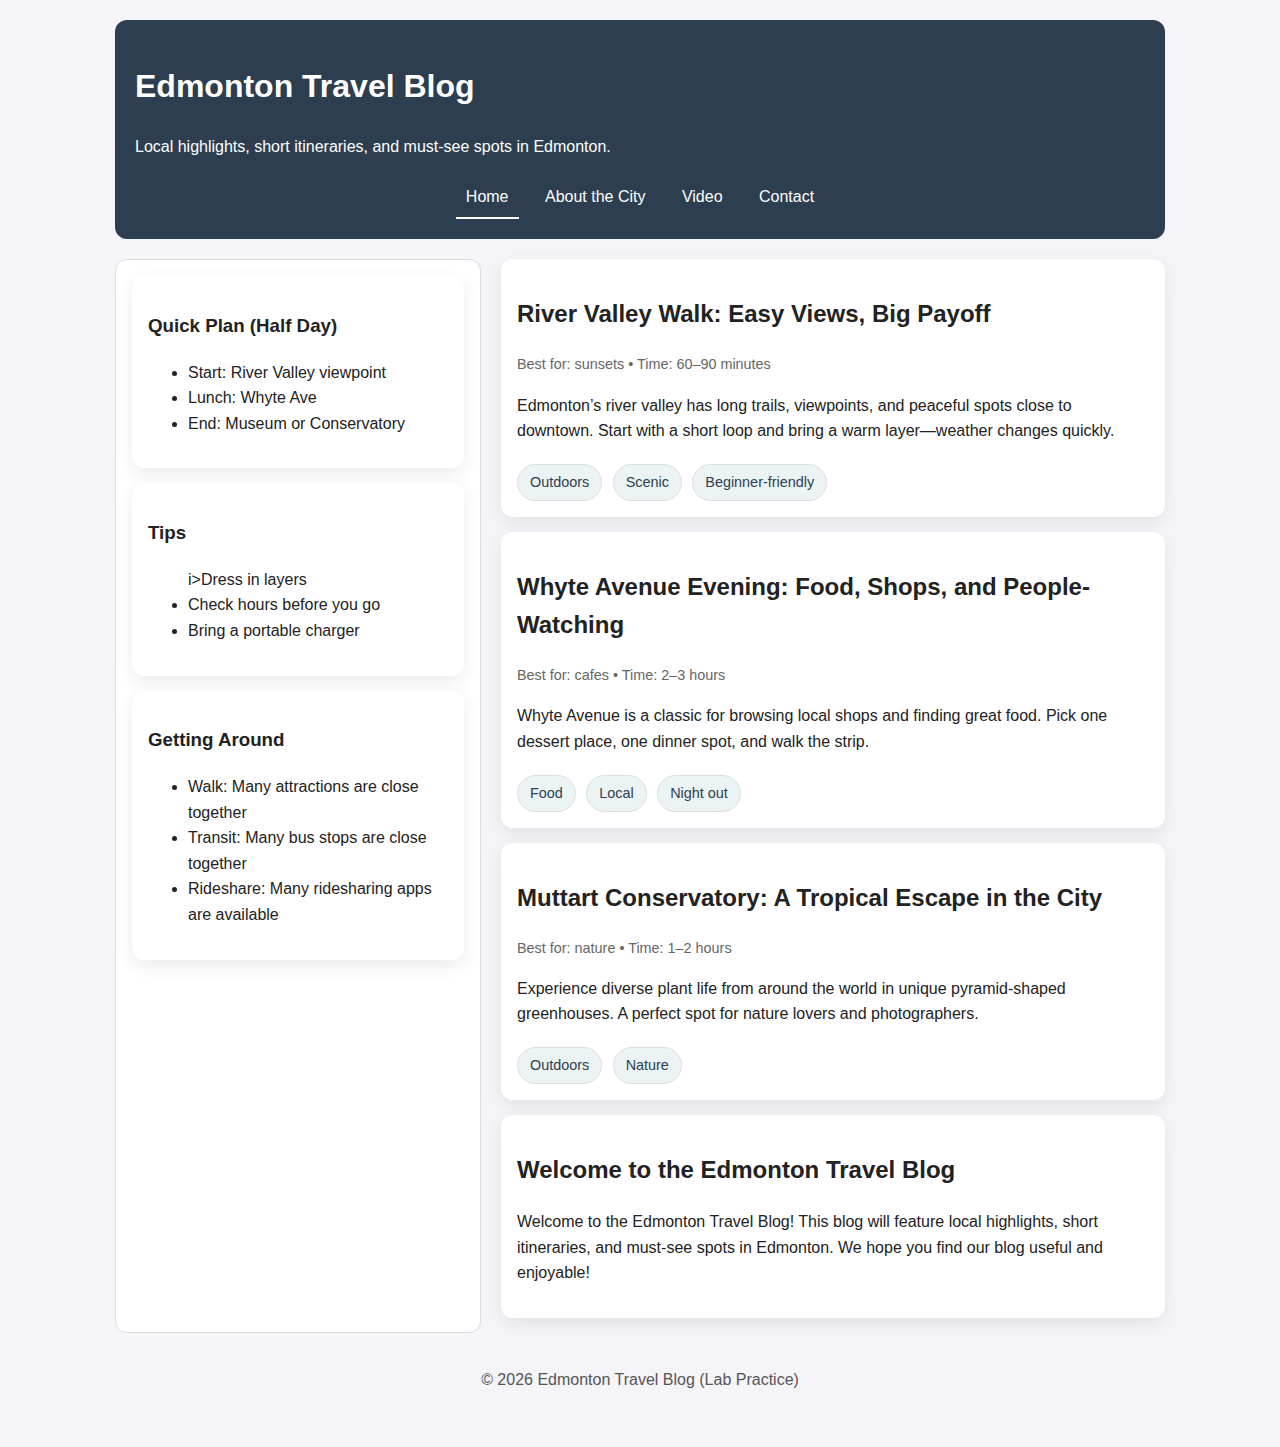
<file: index.html>
<!DOCTYPE html>
<html lang="en">

<head>
    <!-- Character encoding -->
    <meta charset="UTF-8" />
    <!-- Responsive scaling for mobile -->
    <meta name="viewport" content="width=device-width, initial-scale=1" />
    <title>Edmonton Travel Blog | Home</title>
    <!-- All pages share ONE stylesheet -->
    <link rel="stylesheet" href="style.css" />
</head>

<body>
    <!-- Container centers the site and controls max-width -->
    <div class="container">
        <header class="site-header">
            <h1>Edmonton Travel Blog</h1>
            <p>Local highlights, short itineraries, and must-see spots in Edmonton.</p>
            <!-- Navigation is a list; CSS will turn it into a nav bar -->
            <nav class="site-nav">
                <ul>
                    <li><a class="active" href="index.html">Home</a></li>
                    <li><a href="city.html">About the City</a></li>
                    <li><a href="video.html">Video</a></li>
                    <li><a href="contact.html">Contact</a></li>
                </ul>
            </nav>
        </header>
        <!-- Two-column layout: main content + sidebar -->
        <main class="layout">
            <section class="main">
                <article class="card">
                    <h2>River Valley Walk: Easy Views, Big Payoff</h2>
                    <div class="meta">Best for: sunsets • Time: 60–90 minutes</div>
                    <p>
                        Edmonton’s river valley has long trails, viewpoints, and peaceful spots
                        close to downtown.
                        Start with a short loop and bring a warm layer—weather changes quickly.
                    </p>
                    <div class="tags">
                        <span class="tag">Outdoors</span>
                        <span class="tag">Scenic</span>
                        <span class="tag">Beginner-friendly</span>
                    </div>
                </article>
                <article class="card">
                    <h2>Whyte Avenue Evening: Food, Shops, and People-Watching</h2>
                    <div class="meta">Best for: cafes • Time: 2–3 hours</div>
                    <p>
                        Whyte Avenue is a classic for browsing local shops and finding great
                        food.
                        Pick one dessert place, one dinner spot, and walk the strip.
                    </p>
                    <div class="tags">
                        <span class="tag">Food</span>
                        <span class="tag">Local</span>
                        <span class="tag">Night out</span>
                    </div>
                </article>
                <!-- TODO (HTML #1):
 Add ONE more blog post as <article class="card"> with:
 - a place in Edmonton (example: Muttart Conservatory, Fort Edmonton
Park, Royal Alberta Museum)
 - a <div class="meta"> line
 - at least TWO <span class="tag"> tags
 -->
                <article class="card">
                    <h2>Muttart Conservatory: A Tropical Escape in the City</h2>
                    <div class="meta">Best for: nature • Time: 1–2 hours</div>
                    <p>
                        Experience diverse plant life from around the world in unique pyramid-shaped greenhouses. A
                        perfect spot for nature lovers and photographers.
                    </p>
                    <div class="tags">
                        <span class="tag">Outdoors</span>
                        <span class="tag">Nature</span>
                    </div>
                </article>
                <!-- TODO (HTML #2):
 Add another card at the bottom:
 - heading and 2–3 sentences describing what the blog is about
 -->
                <article class="card">
                    <h2>Welcome to the Edmonton Travel Blog</h2>
                    <p>
                        Welcome to the Edmonton Travel Blog! This blog will feature local highlights, short itineraries,
                        and must-see spots in Edmonton. We hope you find our blog useful and enjoyable!
                    </p>
                </article>
            </section>
            <aside class="sidebar">
                <div class="card">
                    <h3>Quick Plan (Half Day)</h3>
                    <ul>
                        <li>Start: River Valley viewpoint</li>
                        <li>Lunch: Whyte Ave</li>
                        <li>End: Museum or Conservatory</li>
                    </ul>
                </div>
                <div class="card">
                    <h3>Tips</h3>
                    <ul>
                        i>Dress in layers</li>
                        <li>Check hours before you go</li>
                        <li>Bring a portable charger</li>
                    </ul>
                </div>
                <!-- TODO (HTML #3):
 Add one more sidebar card:
 - Title: Getting Around
 - List with 2/3 items (walk, transit, rideshare, etc.)
 -->
                <div class="card">
                    <h3>Getting Around</h3>
                    <ul>
                        <li>Walk: Many attractions are close together</li>
                        <li>Transit: Many bus stops are close together</li>
                        <li>Rideshare: Many ridesharing apps are available</li>
                    </ul>
                </div>
            </aside>
        </main>
        <footer class="site-footer">
            <p>&copy; 2026 Edmonton Travel Blog (Lab Practice)</p>
        </footer>
    </div>
</body>

</html>
</file>
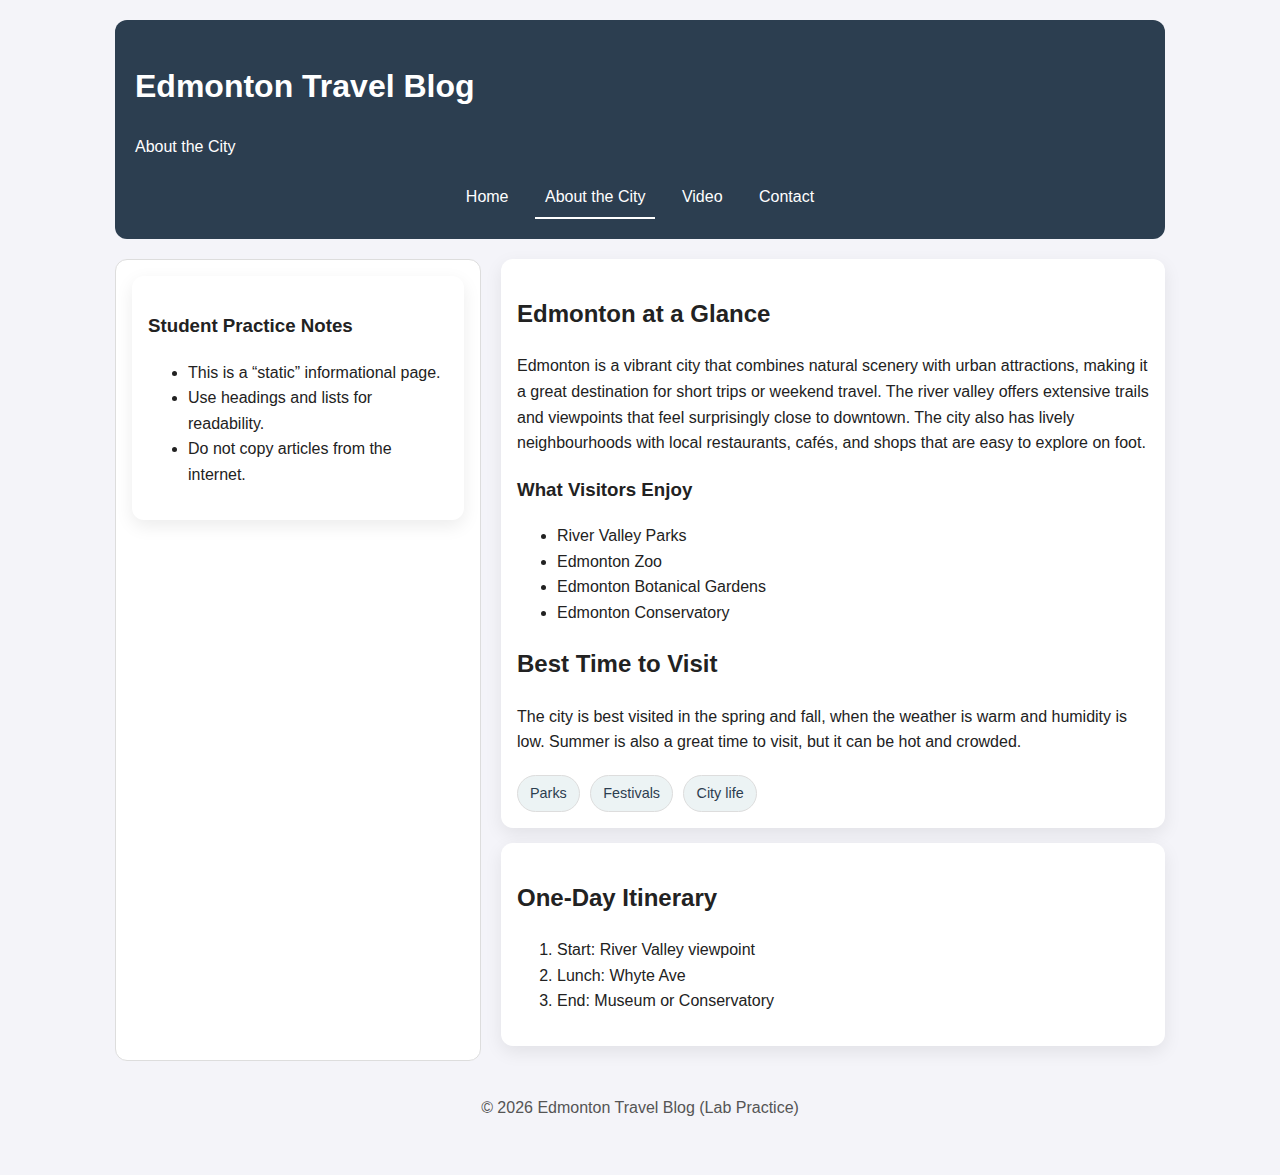
<file: city.html>
<!DOCTYPE html>
<html lang="en">

<head>
    <meta charset="UTF-8" />
    <meta name="viewport" content="width=device-width, initial-scale=1" />
    <title>Edmonton Travel Blog | About the City</title>
    <link rel="stylesheet" href="style.css" />
</head>

<body>
    <div class="container">
        <!-- TODO (HTML #4):
 HEADER SECTION (copy the same structure from index.html)
 1) Create a <header> with class="site-header"
 2) Add an <h1> for the site title: Edmonton Travel Blog
 3) Add a <p> that describes the current page (example: About the City)
 4) Add the navigation menu using <nav class="site-nav"> with a <ul> list
 - Each menu item is a <li> containing an <a> link
 - Use the SAME menu on every page for consistency
 - Only change which link has class="active" (the current page)
-->
        <header class="site-header">
            <h1>Edmonton Travel Blog</h1>
            <p>About the City</p>
            <nav class="site-nav">
                <ul>
                    <li><a href="index.html">Home</a></li>
                    <li><a class="active" href="city.html">About the City</a></li>
                    <li><a href="video.html">Video</a></li>
                    <li><a href="contact.html">Contact</a></li>
                </ul>
            </nav>
        </header>
        <main class="layout">
            <section class="main">
                <div class="card">
                    <h2>Edmonton at a Glance</h2>
                    <p>
                        Edmonton is a vibrant city that combines natural scenery with urban
                        attractions, making it a great destination for short trips or weekend travel. The
                        river valley offers extensive trails and viewpoints that feel surprisingly close to
                        downtown. The city also has lively neighbourhoods with local restaurants, cafés, and
                        shops that are easy to explore on foot.
                    </p>
                    <h3>What Visitors Enjoy</h3>
                    <!-- TODO (HTML #5):
Add a <ul> list with 4 items. -->
                    <ul>
                        <li>River Valley Parks</li>
                        <li>Edmonton Zoo</li>
                        <li>Edmonton Botanical Gardens</li>
                        <li>Edmonton Conservatory</li>
                    </ul>
                    <!-- TODO (HTML #6):
Create a header stating “Best Time to Visit” and Write 2–4 sentences.
-->
                    <h2>Best Time to Visit</h2>
                    <p>
                        The city is best visited in the spring and fall, when the weather is warm and
                        humidity is low. Summer is also a great time to visit, but it can be hot and
                        crowded.
                    </p>
                    <div class="tags">
                        <span class="tag">Parks</span>
                        <span class="tag">Festivals</span>
                        <span class="tag">City life</span>
                    </div>
                </div>
                <!-- TODO (HTML #7):
Add a second card titled “One-Day Itinerary”
containing an <ol> list with 4 steps.
-->
                <div class="card">
                    <h2>One-Day Itinerary</h2>
                    <ol>
                        <li>Start: River Valley viewpoint</li>
                        <li>Lunch: Whyte Ave</li>
                        <li>End: Museum or Conservatory</li>
                    </ol>
                </div>
            </section>
            <aside class="sidebar">
                <div class="card">
                    <h3>Student Practice Notes</h3>
                    <ul>
                        <li>This is a “static” informational page.</li>
                        <li>Use headings and lists for readability.</li>
                        <li>Do not copy articles from the internet.</li>
                    </ul>
                </div>
            </aside>
        </main>
        <footer class="site-footer">
            <p>&copy; 2026 Edmonton Travel Blog (Lab Practice)</p>
        </footer>
    </div>
</body>

</html>
</file>
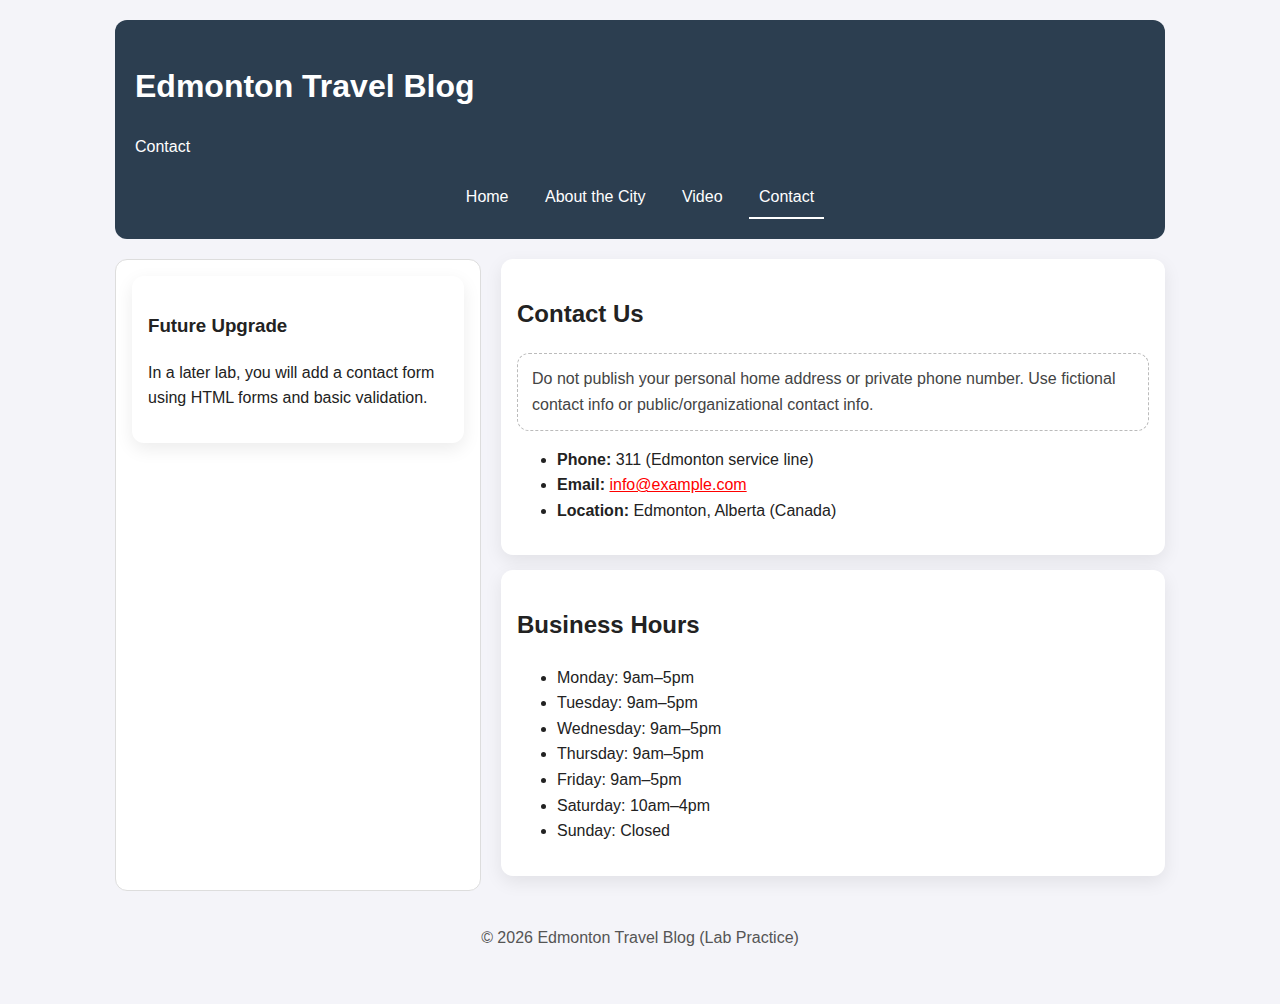
<file: contact.html>
<!DOCTYPE html>
<html lang="en">

<head>
    <meta charset="UTF-8" />
    <meta name="viewport" content="width=device-width, initial-scale=1" />
    <title>Edmonton Travel Blog | Contact</title>
    <link rel="stylesheet" href="style.css" />
</head>

<body>
    <div class="container">
        <header class="site-header">
            <h1>Edmonton Travel Blog</h1>
            <p>Contact</p>
            <nav class="site-nav">
                <ul>
                    <li><a href="index.html">Home</a></li>
                    <li><a href="city.html">About the City</a></li>
                    <li><a href="video.html">Video</a></li>
                    <li><a class="active" href="contact.html">Contact</a></li>
                </ul>
            </nav>
        </header>
        <main class="layout">
            <section class="main">
                <div class="card">
                    <h2>Contact Us</h2>
                    <p class="notice">
                        Do not publish your personal home address or private phone number.
                        Use fictional contact info or public/organizational contact info.
                    </p>
                    <ul>
                        <li><strong>Phone:</strong> 311 (Edmonton service line)</li>
                        <li><strong>Email:</strong> <a href="mailto:info@example.com">info@example.com</a></li>
                        <li><strong>Location:</strong> Edmonton, Alberta (Canada)</li>
                    </ul>
                </div>
                <!-- TODO (HTML #10):
 Add a second card titled “Business Hours”
 with a list of days/times.
 -->
                <div class="card">
                    <h2>Business Hours</h2>
                    <ul>
                        <li>Monday: 9am–5pm</li>
                        <li>Tuesday: 9am–5pm</li>
                        <li>Wednesday: 9am–5pm</li>
                        <li>Thursday: 9am–5pm</li>
                        <li>Friday: 9am–5pm</li>
                        <li>Saturday: 10am–4pm</li>
                        <li>Sunday: Closed</li>
                    </ul>
                </div>
            </section>
            <aside class="sidebar">
                <div class="card">
                    <h3>Future Upgrade</h3>
                    <p>
                        In a later lab, you will add a contact form using HTML forms and basic
                        validation.
                    </p>
                </div>
            </aside>
        </main>
        <footer class="site-footer">
            <p>&copy; 2026 Edmonton Travel Blog (Lab Practice)</p>
        </footer>
    </div>
</body>

</html>
</file>
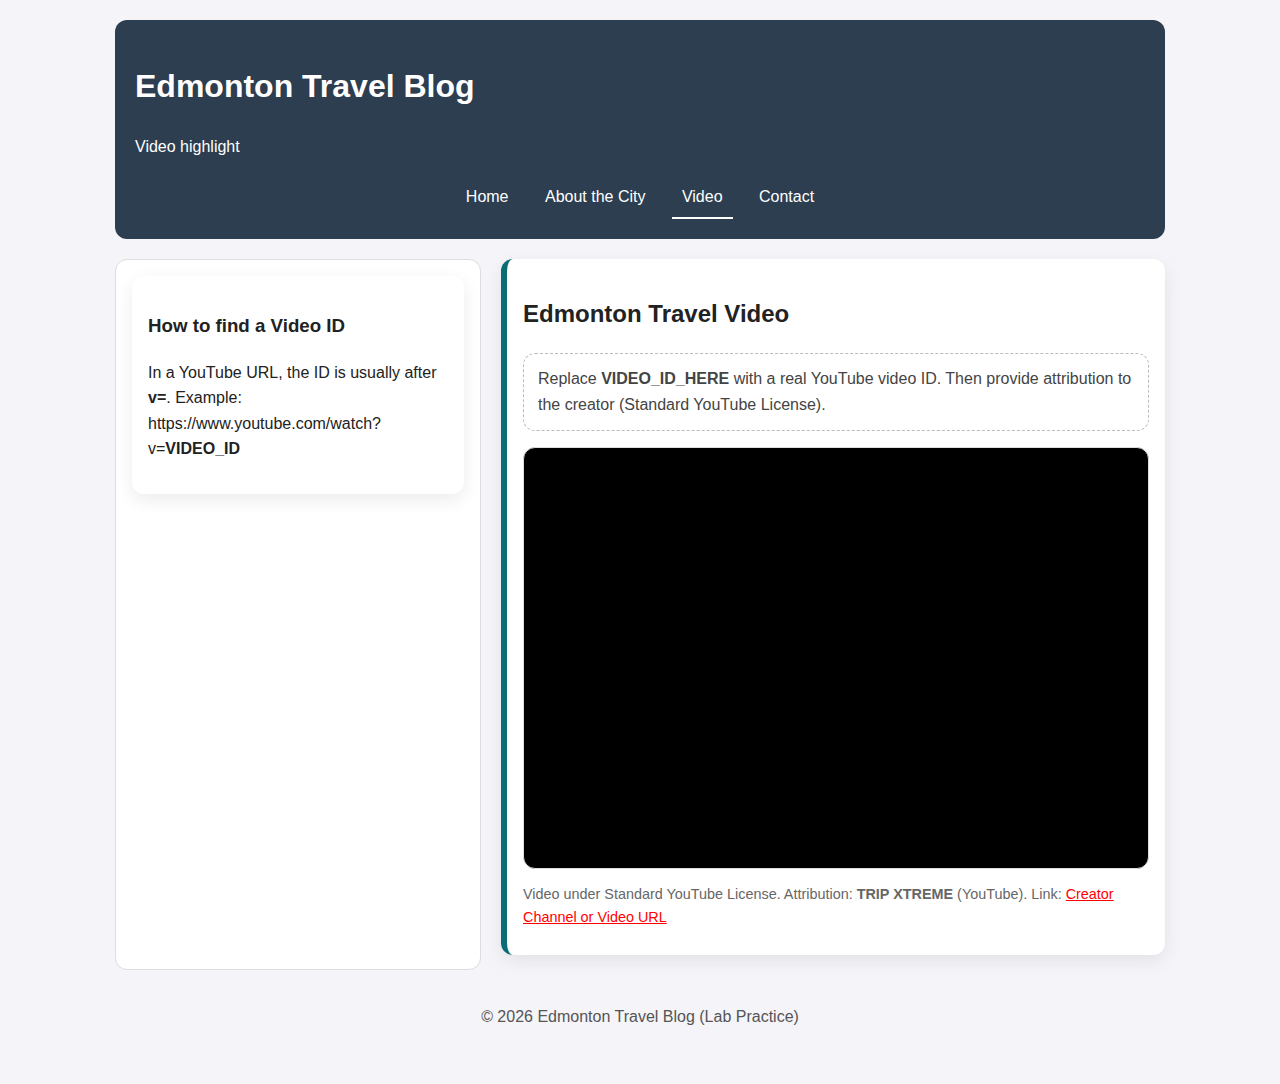
<file: video.html>
<!DOCTYPE html>
<html lang="en">

<head>
    <meta charset="UTF-8" />
    <meta name="viewport" content="width=device-width, initial-scale=1" />
    <title>Edmonton Travel Blog | Video</title>
    <link rel="stylesheet" href="style.css" />
</head>

<body>
    <div class="container">
        <header class="site-header">
            <h1>Edmonton Travel Blog</h1>
            <p>Video highlight</p>
            <nav class="site-nav">
                <ul>
                    <li><a href="index.html">Home</a></li>
                    <li><a href="city.html">About the City</a></li>
                    <li><a class="active" href="video.html">Video</a></li>
                    <li><a href="contact.html">Contact</a></li>
                </ul>
            </nav>
        </header>
        <main class="layout">
            <section class="main">
                <div class="card" id="featured-video">
                    <h2>Edmonton Travel Video</h2>
                    <p class="notice">
                        Replace <strong>VIDEO_ID_HERE</strong> with a real YouTube video ID.
                        Then provide attribution to the creator (Standard YouTube License).
                    </p>
                    <div class="video-wrap">
                        <!-- -- TODO (HTML #8):
Add a YouTube video using an <iframe> embed. Take the video ID from a
normal YouTube link then place it into the embed format. For example, if the link is
https://www.youtube.com/watch?v=EfJo3MHFkFI, the video ID is EfJo3MHFkFI, so your
iframe src becomes https://www.youtube.com/embed/EfJo3MHFkFI. Keep the iframe
attributes (title, allow, allowfullscreen) so the player works correctly. After the
iframe, include attribution by writing the creator’s name and adding a working link
to the video or creator’s channel; if the video cannot be embedded (it may say
playback is disabled on other websites), choose a different YouTube video that
allows embedding. -->
                        <iframe width="560" height="315" src="https://www.youtube.com/embed/AWYI598IMkk"
                            title="YouTube video player" frameborder="0"
                            allow="accelerometer; autoplay; clipboard-write; encrypted-media; gyroscope; picture-in-picture; web-share"
                            allowfullscreen></iframe>
                    </div>
                    <p class="meta">
                        Video under Standard YouTube License.
                        Attribution: <strong>TRIP XTREME</strong> (YouTube).
                        Link: <a href="https://www.youtube.com/@TRIPXTREME" target="_blank" rel="noopener">Creator
                            Channel or
                            Video URL</a>
                    </p>
                    <!-- TODO (HTML #9):
1) Replace Creator Name Here with the creator’s name.
2) Replace # with the real URL (creator channel OR the video page).
-->
                </div>
            </section>
            <aside class="sidebar">
                <div class="card">
                    <h3>How to find a Video ID</h3>
                    <p>
                        In a YouTube URL, the ID is usually after <strong>v=</strong>.
                        Example: https://www.youtube.com/watch?v=<strong>VIDEO_ID</strong>
                    </p>
                </div>
            </aside>
        </main>
        <footer class="site-footer">
            <p>&copy; 2026 Edmonton Travel Blog (Lab Practice)</p>
        </footer>
    </div>
</body>

</html>
</file>
<file: style.css>
/* ---------------------------
 style.css (Student Tasks Version)
 Chapters 4 & 6: Selectors + Box Model + Variables
 ---------------------------
 HOW TO USE THIS FILE:
 - Keep the selectors as they are (e.g., .site-nav a). Only add properties inside
{ }.
 - Use Chapter 6 variables with var(--name) whenever possible.
 - Use the Box Model (padding, margin, border, border-radius) to create spacing
and “button/card” looks.
 - After each edit: Save → Refresh the browser.
 DEBUG TIP (Chapter 4 cascade):
 If a style does not apply, check:
 1) selector matches the HTML element
 2) you saved the file
 3) no typos (property names, missing semicolons)
 4) whether another rule overrides it (order/specificity)
*/
/* ---------------------------
 Chapter 6: Variables (Design System)
 You may keep these values or adjust them to create a different theme.
 Typical values:
 - colors in hex (#RRGGBB)
 - common neutrals: light background, dark text
  one accent color used for highlights/hover
 --------------------------- */

a {
    color: red;
}

.site-nav a {
    color: var(--white);
}


:root {
    --bg: #f4f4f9;
    /* background color (light) */
    --text: #222;
    /* main text color (dark) */
    --primary: #2c3e50;
    /* header/nav background color */
    --accent: #0A6C74;
    /* highlight/hover color */
    --white: #ffffff;
    /* white */
    --border: #ddd;
    /* light border color */
}

/* Base styles (inheritance applies to many text properties)
 You can adjust:
 - font-family (Arial, Helvetica, sans-serif)
 - line-height (e.g., 1.4 to 1.8)
 - background and color using variables */
body {
    margin: 0;
    font-family: Arial, sans-serif;
    background: var(--bg);
    color: var(--text);
    line-height: 1.6;
}

/* Centers page content and prevents text from stretching too wide
 You can adjust:
 - max-width (e.g., 900px to 1200px)
 - padding (e.g., 16px to 32px) */
.container {
    max-width: 1050px;
    margin: 0 auto;
    padding: 20px;
}

/* Header “banner”
 You can adjust:
 - padding (e.g., 16px–28px)
 - border-radius (e.g., 8px–16px)
 - background using var(--primary) */
.site-header {
    background: var(--primary);
    color: var(--white);
    padding: 20px;
    border-radius: 12px;
}

/* ---------------------------
 Chapter 4: Descendant selectors
 The UL is styled only inside .site-nav so other lists are unaffected.
 Typical values:
 - list-style: none; removes bullets
 - text-align: center; centers the menu
 --------------------------- */
.site-nav ul {
    list-style: none;
    margin: 0;
    padding: 0;
    text-align: center;
}

/* Each LI controls positioning of each menu item.
 Typical values:
 - display: inline-block; puts items side-by-side
  - margin: small horizontal spacing like 4px–12px */
.site-nav li {
    display: inline-block;
    margin: 0 6px;
}

/* TODO (CSS #1): Nav links as buttons
 Target: .site-nav a (the clickable element)
 You should define properties to make links look like buttons:
 - text color: usually var(--white)
 - remove underline: text-decoration (often 'none')
 - padding: increases clickable area (common: vertical 8–12px, horizontal 12–22px)
 - display: use inline-block so padding/background behave like a “button”
 - border-radius: rounding (common: 4px–12px; or 999px for pill style)
 - transition: smooth hover effect (often background-color 0.2s–0.3s)
 Optional additions:
 - background for non-hover state (transparent or subtle)
 - font-weight (normal/bold)
*/
.site-nav a {
    color: var(--white);
    text-decoration: none;
    padding: 8px 10px;
    display: inline-block;
    border-bottom: 2px solid transparent;
    transition: border-color 0.2s;
}


/* TODO (CSS #2): Hover effect
 Target: .site-nav a:hover
 You should define what changes when the mouse hovers:
 - background color: commonly var(--accent)
 - optionally adjust text color (if contrast becomes poor)
 - optionally change underline/border effect instead of background (design choice)
*/
.site-nav a:hover {
    border-bottom-color: var(--accent);
}

/* TODO (CSS #3): Active link highlight
 Target: .site-nav a.active
 This should make the current page link look “selected.”
 Common approaches (choose one):
 - subtle background (semi-transparent white)
 - underline or border-bottom
 - slightly different text color
 - stronger font-weight
 Keep it visually consistent with your hover style.
*/
.site-nav a.active {
    border-bottom-color: var(--white);
}


/* Two-column layout (Flexbox)
 You may keep this as-is or modify later in the Design Studio.
 Typical values:
 - gap: 12px–28px */
.layout {
    margin-top: 20px;
    display: flex;
    gap: 20px;
}

.sidebar {
    order: -1;
    flex: 1;
}

.main {
    flex: 2;
}


/* TODO (CSS #4): Sidebar card look
 Target: .sidebar
 Goal: Make the sidebar area look like a clean panel.
 Typical properties:
 - background: var(--white)
 - padding: 12px–20px
 - border: 1px solid var(--border)
 - border-radius: 8px–16px
 Optional:
 - slightly different background (very light tint)
*/
.sidebar {
    background: var(--white);
    padding: 16px;
    border: 1px solid var(--border);
    border-radius: 12px;
}

/* TODO (CSS #5): Card styling (Box Model)
 Target: .card
 Goal: Make every card look like a readable block.
 Typical properties:
 - background: var(--white)
 - padding: 14px–20px
 - margin-bottom: 12px–18px
 - border: 1px solid var(--border)
 - border-radius: 8px–16px
 Optional:
 - box-shadow for depth (subtle; do not overdo)
*/
.card {
    background: var(--white);
    padding: 16px;
    margin-bottom: 15px;
    border-radius: 12px;
    box-shadow: 0 6px 18px rgba(0, 0, 0, 0.08);
}

/* TODO (CSS #6): Meta line
 Target: .meta
 Goal: Smaller, less prominent text than body content.
 Typical properties:
 - font-size: around 0.85rem–0.95rem
 - color: a muted grey (e.g., #666 or #777)
 - margin-bottom: 6px–12px
*/
.meta {
    font-size: 0.9rem;
    color: #666;
    margin-bottom: 10px;
}

/* TODO (CSS #7): Tag “pill” styling
 Target: .tag
 Goal: Tags should look like pill labels.
 Typical properties:
 - display: inline-block
 - padding: small (vertical 4–7px, horizontal 10–16px)
 - margin: small spacing between tags
 - border: 1px solid (often #ccc or var(--border))
 - border-radius: very large (e.g., 999px) for pill shape
 Optional:
 background: white or very light tint
 - text color: var(--primary) or var(--text)
*/
.tag {
    display: inline-block;
    padding: 6px 12px;
    margin: 4px 6px 0 0;
    border: 1px solid var(--border);
    border-radius: 999px;
    background: rgba(10, 108, 116, 0.08);
    color: var(--primary);
    font-size: 0.9rem;
}

/* TODO (CSS #8): Video container
 Target: .video-wrap
 Goal: The iframe should appear inside a neat frame with rounded corners.
 Typical properties:
 - border: 1px solid var(--border)
 - border-radius: 8px–16px
 - overflow: hidden (important for rounded corners)
 - background: #000 (prevents white gaps around the video)
*/
.video-wrap {
    border: 1px solid var(--border);
    border-radius: 12px;
    overflow: hidden;
    background: #000;
}

.video-wrap iframe {
    width: 100%;
    height: 420px;
    border: 0;
    display: block;
}

/* ID selector example: styles ONLY the element with id="featured-video"
 Use this to emphasize the featured section (more specific than .card). */

#featured-video {
    /* Examples of what you CAN define here:
 - a different border style (solid/dashed)
 - a thicker border width
 - extra padding or margin
 - a subtle background tint
 - a stronger border-left accent
 */
    border-left: 6px solid var(--accent);
}

/* TODO (CSS #9): Notice styling
 Target: .notice
 Goal: Make instruction boxes stand out.
 Typical properties:
 - border: dashed (e.g., 1px dashed #bbb)
 - padding: 10px–14px
 - border-radius: 8px–16px
 Optional:
 - background: white or a very light tint
 - slightly muted text color
*/
.notice {
    border: 1px dashed #bbb;
    padding: 12px 14px;
    border-radius: 12px;
    background: var(--white);
    color: #444;
}

/* Footer
 You can adjust padding and color, but keep it readable. */
.site-footer {
    text-align: center;
    padding: 18px 10px;
    color: #555;
}

.theme-dark {
    --bg: #0f172a;
    --text: #e5e7eb;
    --primary: #111827;
    --accent: #38bdf8;
    --white: #111827;
    --border: #334155;
}
</file>
